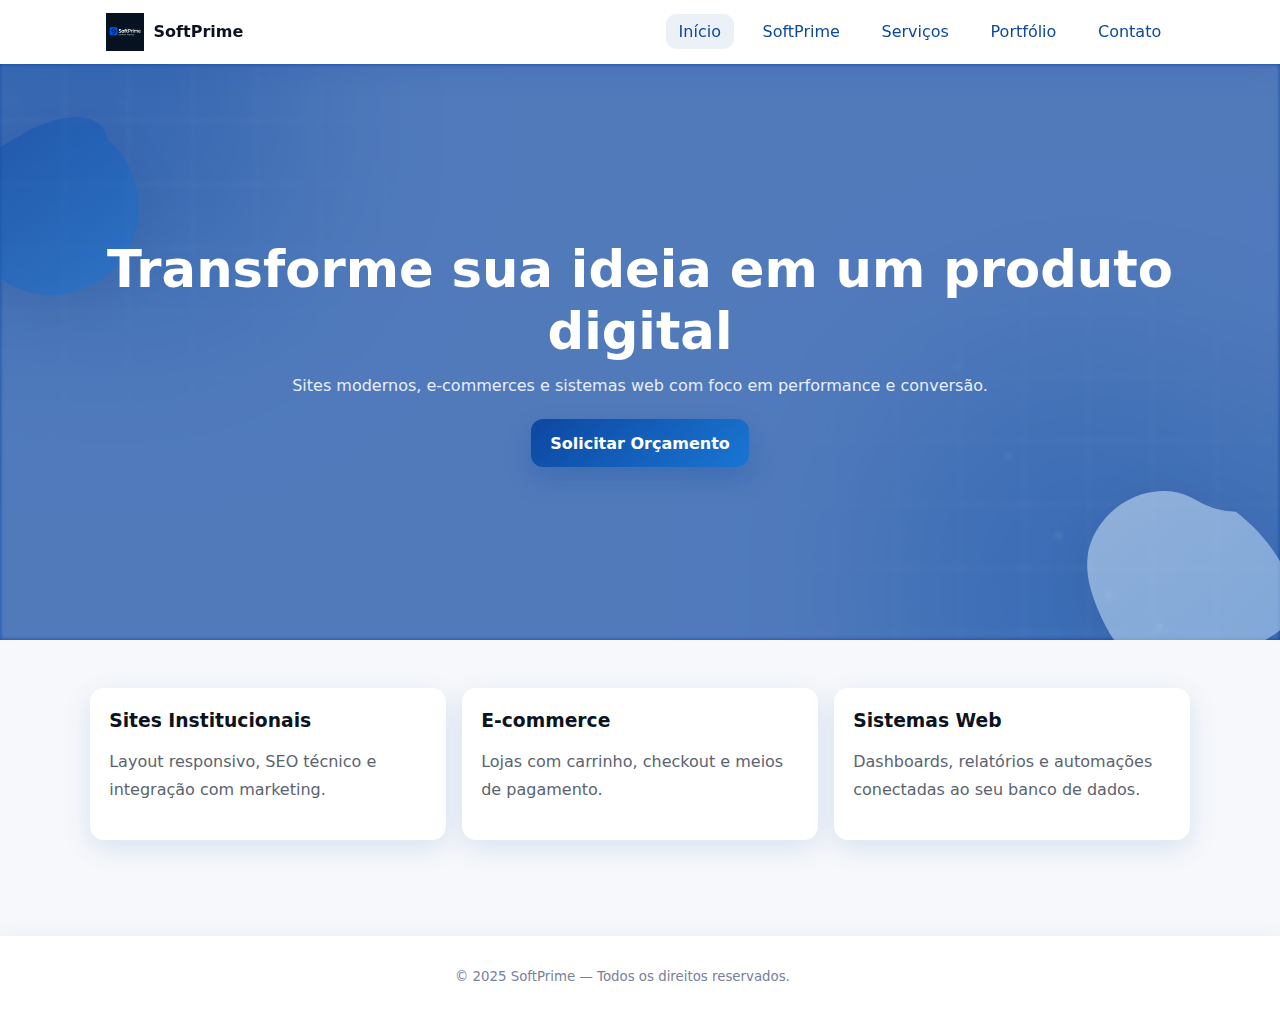
<file: index.html>
<!DOCTYPE html>

<html lang="pt-BR">
<head>
<meta charset="utf-8"/>
<meta content="width=device-width, initial-scale=1" name="viewport"/>
<title>SoftPrime — Início</title>
<link href="css/style.css" rel="stylesheet"/>
</head>
<body>
<header class="topbar">
<div class="container topbar-inner">
<a class="brand" href="index.html">
<img alt="Logo SoftPrime" src="assets/logo.png"/><span>SoftPrime</span>
</a>
<nav>
<ul>
<li><a class="active" href="index.html">Início</a></li>
<li><a href="sobre.html">SoftPrime</a></li>
<li><a href="servicos.html">Serviços</a></li>
<li><a href="portfolio.html">Portfólio</a></li>
<li><a href="contato.html">Contato</a></li>
</ul>
</nav>
</div>
</header>
<section class="hero"><img alt="SoftPrime hero" class="hero-bg" src="assets/hero-softprime.png"/>
<img alt="" class="float blob1" src="assets/blob1.svg"/>
<img alt="" class="float blob2" src="assets/blob2.svg"/>
<div class="content container">
<h1>Transforme sua ideia em um produto digital</h1>
<p>Sites modernos, e‑commerces e sistemas web com foco em performance e conversão.</p>
<a class="cta" href="contato.html">Solicitar Orçamento</a>
</div>
</section>
<section class="section container">
<div class="cards">
<article class="card">
<h3>Sites Institucionais</h3>
<p>Layout responsivo, SEO técnico e integração com marketing.</p>
</article>
<article class="card">
<h3>E‑commerce</h3>
<p>Lojas com carrinho, checkout e meios de pagamento.</p>
</article>
<article class="card">
<h3>Sistemas Web</h3>
<p>Dashboards, relatórios e automações conectadas ao seu banco de dados.</p>
</article>
</div>
</section>
<footer class="footer">
<div class="container">
<small>© 2025 SoftPrime — Todos os direitos reservados.</small>
<a href="https://instagram.com/softprime_studio" style="margin-left:10px;display:inline-flex;align-items:center;" target="_blank"><svg fill="white" height="20" viewbox="0 0 24 24" width="20" xmlns="http://www.w3.org/2000/svg">
<path d="M12 2.163c3.204 0 3.584.012 4.85.07 1.17.056 1.97.24 2.427.403a4.92 4.92 0 0 1 1.75 1.145 4.92 4.92 0 0 1 1.145 1.75c.163.457.347 1.257.403 2.427.058 1.266.07 1.646.07 4.85s-.012 3.584-.07 4.85c-.056 1.17-.24 1.97-.403 2.427a4.92 4.92 0 0 1-1.145 1.75 4.92 4.92 0 0 1-1.75 1.145c-.457.163-1.257.347-2.427.403-1.266.058-1.646.07-4.85.07s-3.584-.012-4.85-.07c-1.17-.056-1.97-.24-2.427-.403a4.92 4.92 0 0 1-1.75-1.145 4.92 4.92 0 0 1-1.145-1.75c-.163-.457-.347-1.257-.403-2.427C2.175 15.747 2.163 15.367 2.163 12s.012-3.584.07-4.85c.056-1.17.24-1.97.403-2.427a4.92 4.92 0 0 1 1.145-1.75 4.92 4.92 0 0 1 1.75-1.145c.457-.163 1.257-.347 2.427-.403C8.416 2.175 8.796 2.163 12 2.163zm0 1.684c-3.17 0-3.552.012-4.805.07-1.042.048-1.61.218-1.985.363-.5.194-.86.426-1.236.802-.376.376-.608.736-.802 1.236-.145.375-.315.943-.363 1.985-.058 1.253-.07 1.635-.07 4.805s.012 3.552.07 4.805c.048 1.042.218 1.61.363 1.985.194.5.426.86.802 1.236.376.376.736.608 1.236.802.375.145.943.315 1.985.363 1.253.058 1.635.07 4.805.07s3.552-.012 4.805-.07c1.042-.048 1.61-.218 1.985-.363.5-.194.86-.426 1.236-.802.376-.376.608-.736.802-1.236.145-.375.315-.943.363-1.985.058-1.253.07-1.635.07-4.805s-.012-3.552-.07-4.805c-.048-1.042-.218-1.61-.363-1.985a3.245 3.245 0 0 0-.802-1.236 3.245 3.245 0 0 0-1.236-.802c-.375-.145-.943-.315-1.985-.363-1.253-.058-1.635-.07-4.805-.07zm0 3.905a5.952 5.952 0 1 1 0 11.904 5.952 5.952 0 0 1 0-11.904zm0 1.684a4.268 4.268 0 1 0 0 8.536 4.268 4.268 0 0 0 0-8.536zm6.406-2.919a1.44 1.44 0 1 1 0 2.88 1.44 1.44 0 0 1 0-2.88z"></path>
</svg></a></div>
</footer>
<script src="js/main.js"></script>
</body>
</html>
</file>
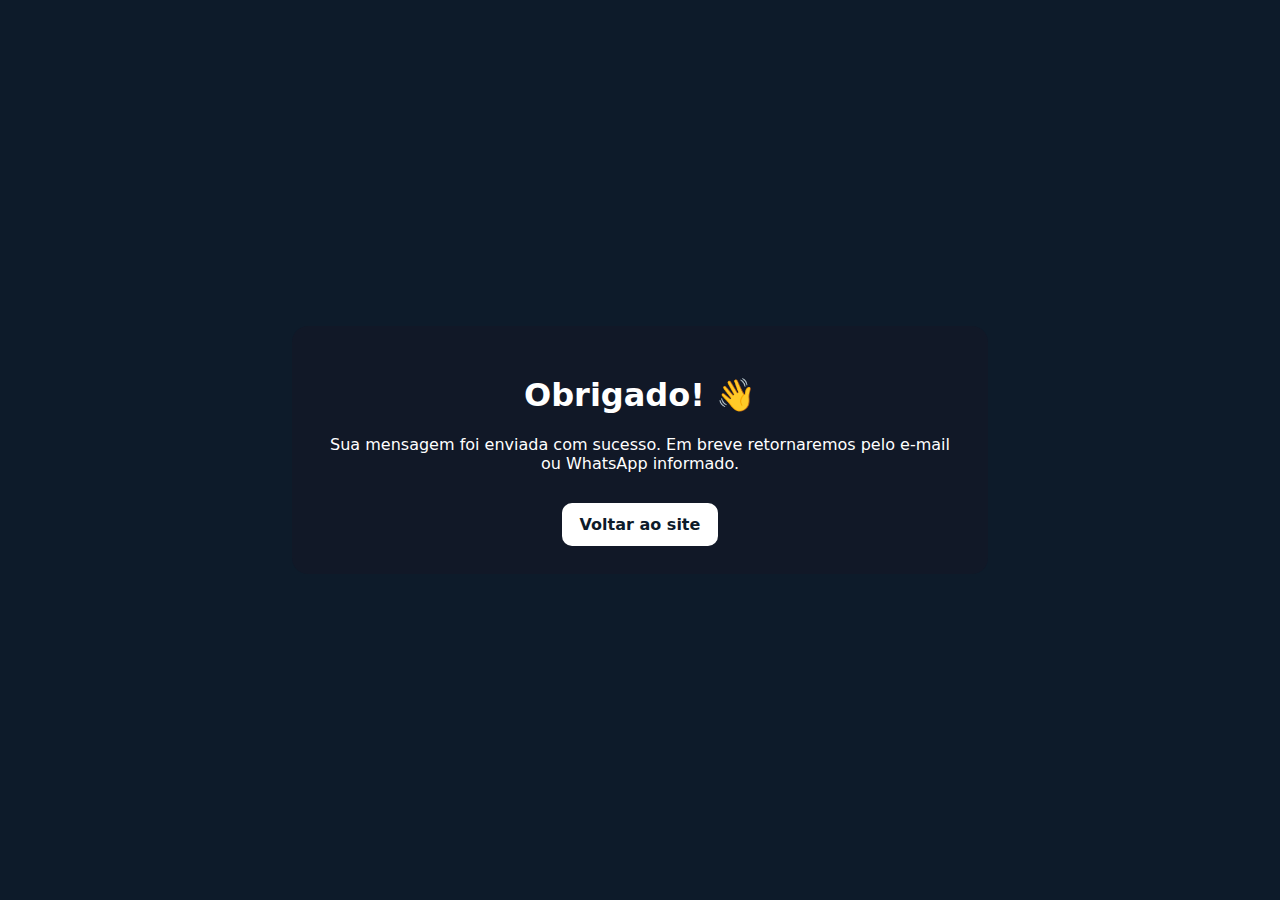
<file: obrigado.html>
<!DOCTYPE html>
<html lang="pt-br">
<head>
  <meta charset="utf-8">
  <meta name="viewport" content="width=device-width,initial-scale=1">
  <title>Mensagem enviada — Soft Prime</title>
  <style>
    body { font-family: system-ui,-apple-system,Segoe UI,Roboto,sans-serif; margin:0; background:#0d1b2a; color:#fff; display:grid; place-items:center; min-height:100vh; }
    .card { background:#111827; padding:28px; border-radius:16px; max-width:640px; text-align:center; }
    a { color:#93c5fd; font-weight:700; text-decoration:none; }
    .btn { display:inline-block; background:#fff; color:#0d1b2a; padding:12px 18px; border-radius:10px; margin-top:14px; }
  </style>
</head>
<body>
  <main class="card">
    <h1>Obrigado! 👋</h1>
    <p>Sua mensagem foi enviada com sucesso. Em breve retornaremos pelo e-mail ou WhatsApp informado.</p>
    <a class="btn" href="https://azevedo-programador.github.io/softprime-site/">Voltar ao site</a>
  </main>
</body>
</html>
</file>
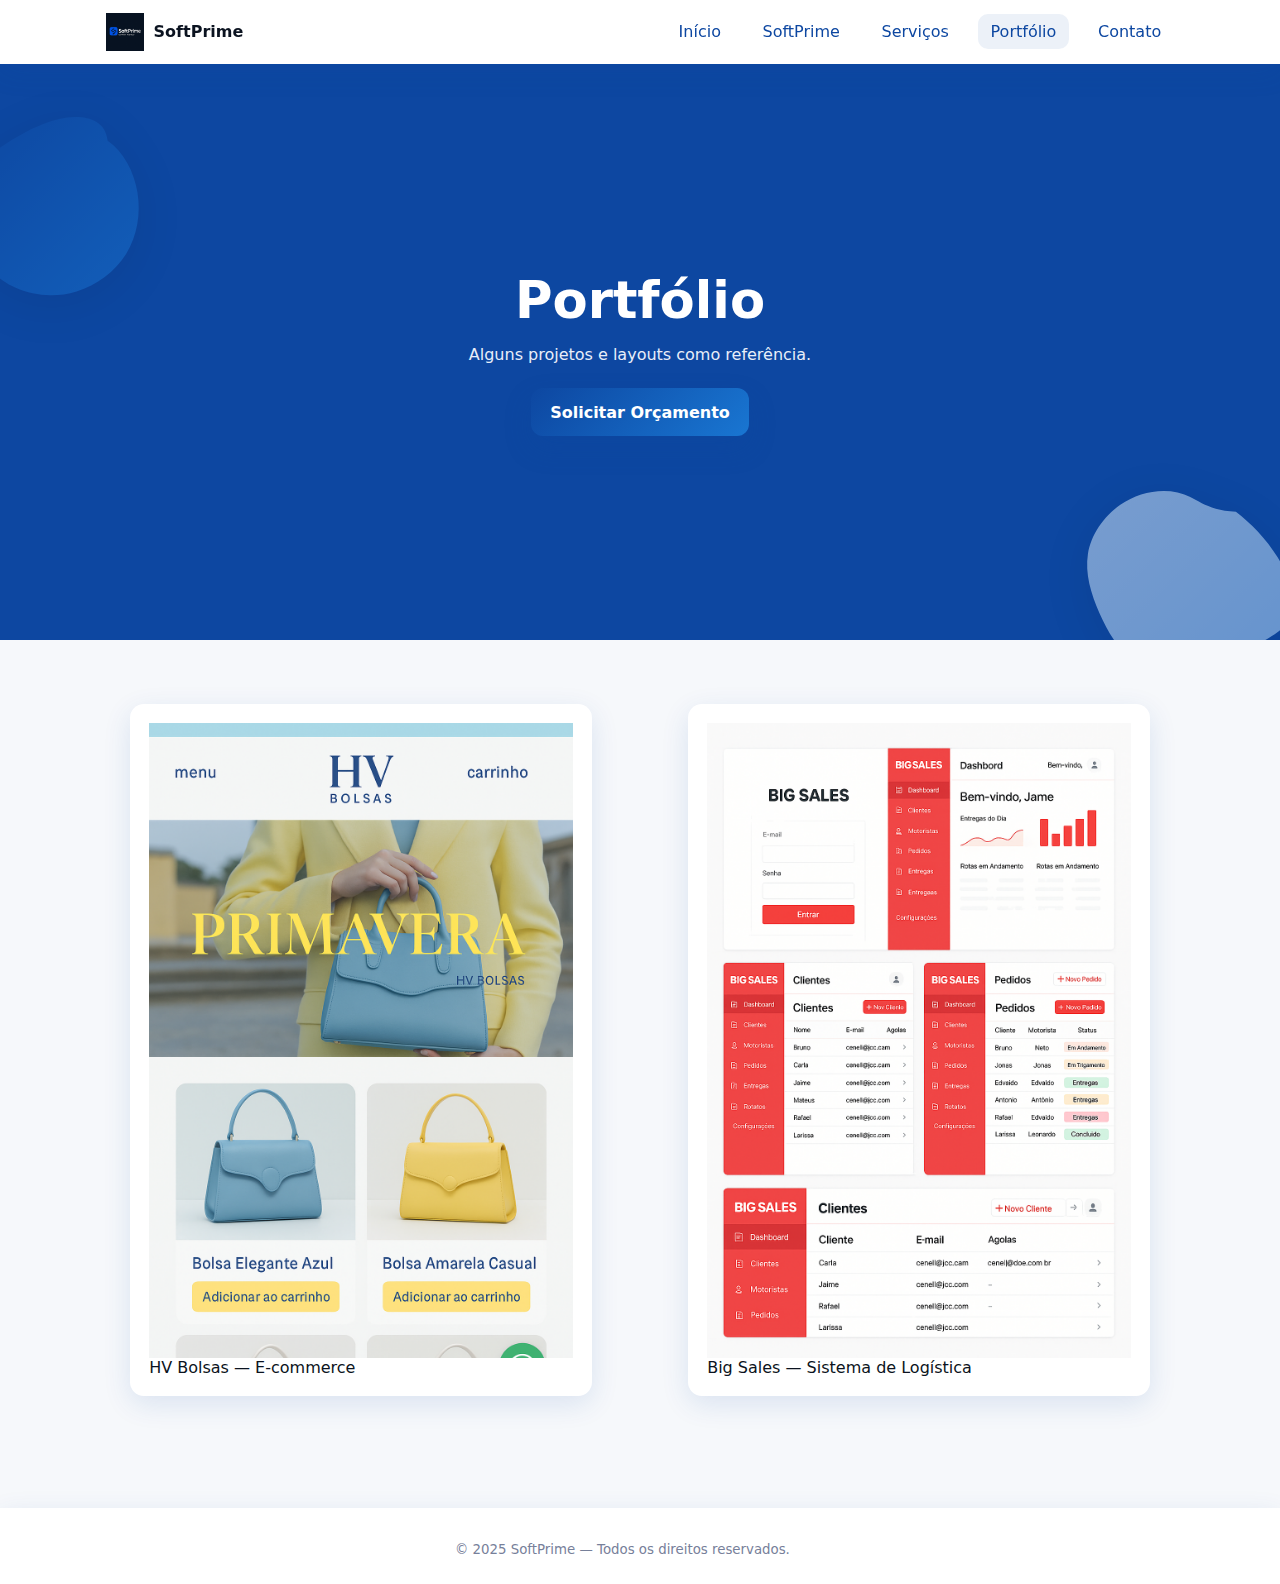
<file: portfolio.html>
<!DOCTYPE html>

<html lang="pt-BR">
<head>
<meta charset="utf-8"/>
<meta content="width=device-width, initial-scale=1" name="viewport"/>
<title>SoftPrime — Portfólio</title>
<link href="css/style.css" rel="stylesheet"/>
</head>
<body>
<header class="topbar">
<div class="container topbar-inner">
<a class="brand" href="index.html">
<img alt="Logo SoftPrime" src="assets/logo.png"/><span>SoftPrime</span>
</a>
<nav>
<ul>
<li><a href="index.html">Início</a></li>
<li><a href="sobre.html">SoftPrime</a></li>
<li><a href="servicos.html">Serviços</a></li>
<li><a class="active" href="portfolio.html">Portfólio</a></li>
<li><a href="contato.html">Contato</a></li>
</ul>
</nav>
</div>
</header>
<section class="hero">
<img alt="" class="float blob1" src="assets/blob1.svg"/>
<img alt="" class="float blob2" src="assets/blob2.svg"/>
<div class="content container">
<h1>Portfólio</h1>
<p>Alguns projetos e layouts como referência.</p>
<a class="cta" href="contato.html">Solicitar Orçamento</a>
</div>
</section>
<section class="section container">
<div class="grid-2"><figure class="card"><img alt="HV Bolsas — loja virtual" src="assets/portfolio-hvbolsas.png"/><figcaption>HV Bolsas — E‑commerce</figcaption></figure><figure class="card"><img alt="Big Sales — sistema de logística" src="assets/portfolio-bigsales.png"/><figcaption>Big Sales — Sistema de Logística</figcaption></figure></div>
</section>
<footer class="footer">
<div class="container">
<small>© 2025 SoftPrime — Todos os direitos reservados.</small>
<a href="https://instagram.com/softprime_studio" style="margin-left:10px;display:inline-flex;align-items:center;" target="_blank"><svg fill="white" height="20" viewbox="0 0 24 24" width="20" xmlns="http://www.w3.org/2000/svg">
<path d="M12 2.163c3.204 0 3.584.012 4.85.07 1.17.056 1.97.24 2.427.403a4.92 4.92 0 0 1 1.75 1.145 4.92 4.92 0 0 1 1.145 1.75c.163.457.347 1.257.403 2.427.058 1.266.07 1.646.07 4.85s-.012 3.584-.07 4.85c-.056 1.17-.24 1.97-.403 2.427a4.92 4.92 0 0 1-1.145 1.75 4.92 4.92 0 0 1-1.75 1.145c-.457.163-1.257.347-2.427.403-1.266.058-1.646.07-4.85.07s-3.584-.012-4.85-.07c-1.17-.056-1.97-.24-2.427-.403a4.92 4.92 0 0 1-1.75-1.145 4.92 4.92 0 0 1-1.145-1.75c-.163-.457-.347-1.257-.403-2.427C2.175 15.747 2.163 15.367 2.163 12s.012-3.584.07-4.85c.056-1.17.24-1.97.403-2.427a4.92 4.92 0 0 1 1.145-1.75 4.92 4.92 0 0 1 1.75-1.145c.457-.163 1.257-.347 2.427-.403C8.416 2.175 8.796 2.163 12 2.163zm0 1.684c-3.17 0-3.552.012-4.805.07-1.042.048-1.61.218-1.985.363-.5.194-.86.426-1.236.802-.376.376-.608.736-.802 1.236-.145.375-.315.943-.363 1.985-.058 1.253-.07 1.635-.07 4.805s.012 3.552.07 4.805c.048 1.042.218 1.61.363 1.985.194.5.426.86.802 1.236.376.376.736.608 1.236.802.375.145.943.315 1.985.363 1.253.058 1.635.07 4.805.07s3.552-.012 4.805-.07c1.042-.048 1.61-.218 1.985-.363.5-.194.86-.426 1.236-.802.376-.376.608-.736.802-1.236.145-.375.315-.943.363-1.985.058-1.253.07-1.635.07-4.805s-.012-3.552-.07-4.805c-.048-1.042-.218-1.61-.363-1.985a3.245 3.245 0 0 0-.802-1.236 3.245 3.245 0 0 0-1.236-.802c-.375-.145-.943-.315-1.985-.363-1.253-.058-1.635-.07-4.805-.07zm0 3.905a5.952 5.952 0 1 1 0 11.904 5.952 5.952 0 0 1 0-11.904zm0 1.684a4.268 4.268 0 1 0 0 8.536 4.268 4.268 0 0 0 0-8.536zm6.406-2.919a1.44 1.44 0 1 1 0 2.88 1.44 1.44 0 0 1 0-2.88z"></path>
</svg></a></div>
</footer>
<script src="js/main.js"></script>
</body>
</html>
</file>
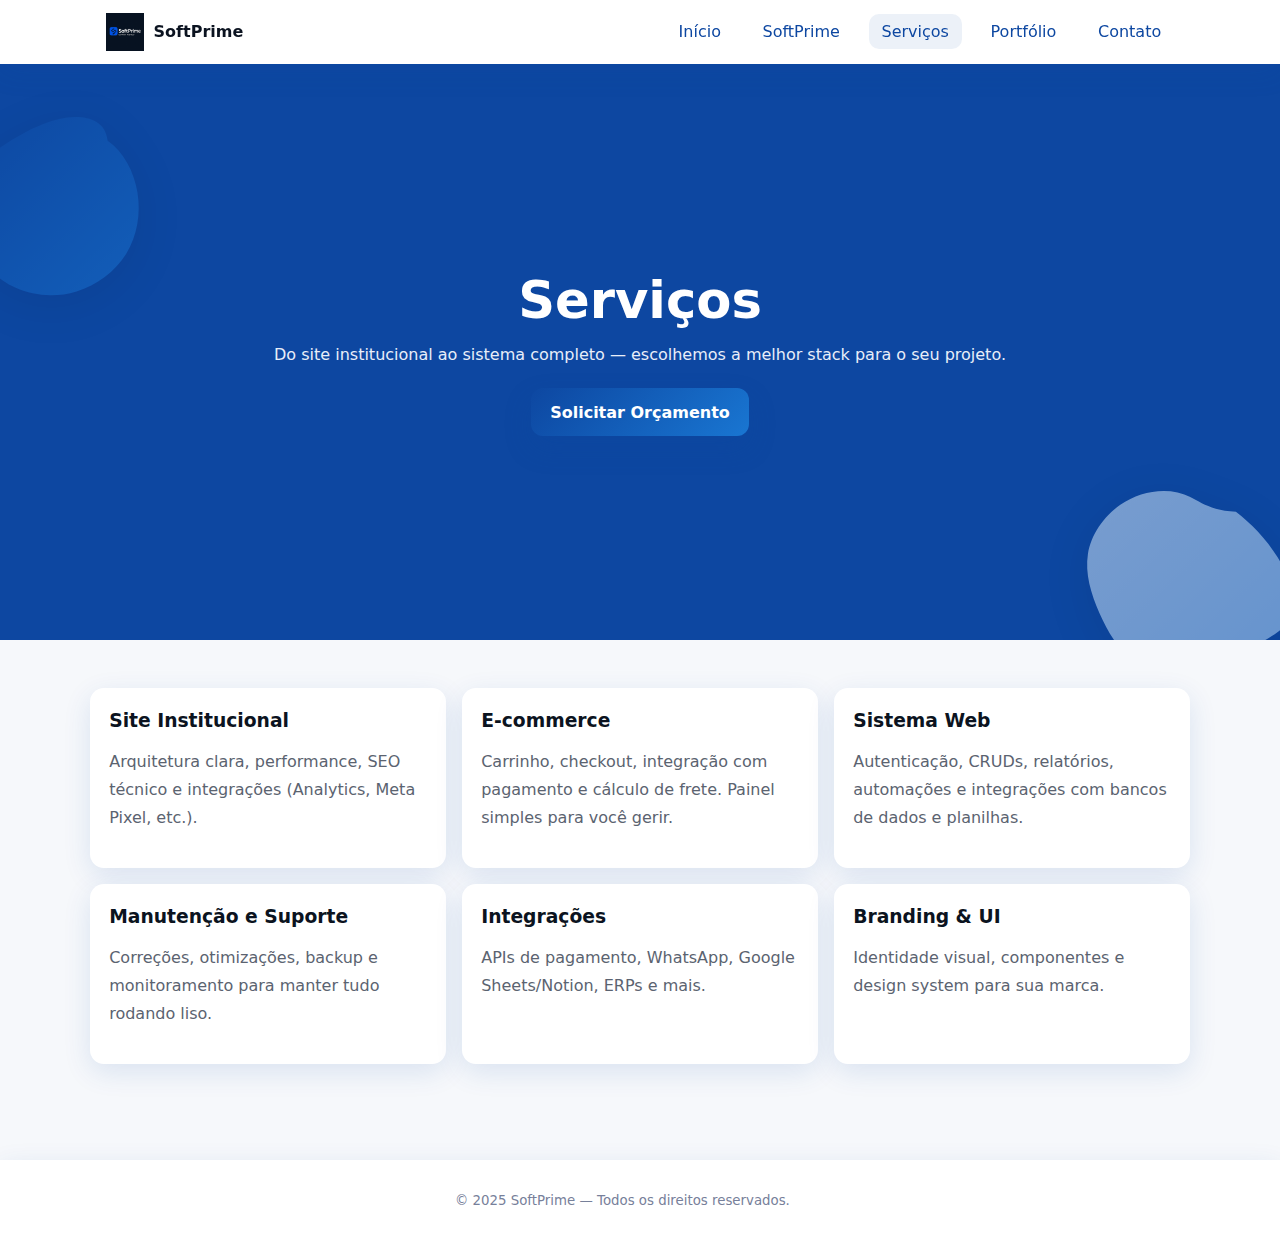
<file: servicos.html>
<!DOCTYPE html>

<html lang="pt-BR">
<head>
<meta charset="utf-8"/>
<meta content="width=device-width, initial-scale=1" name="viewport"/>
<title>SoftPrime — Serviços</title>
<link href="css/style.css" rel="stylesheet"/>
</head>
<body>
<header class="topbar">
<div class="container topbar-inner">
<a class="brand" href="index.html">
<img alt="Logo SoftPrime" src="assets/logo.png"/><span>SoftPrime</span>
</a>
<nav>
<ul>
<li><a href="index.html">Início</a></li>
<li><a href="sobre.html">SoftPrime</a></li>
<li><a class="active" href="servicos.html">Serviços</a></li>
<li><a href="portfolio.html">Portfólio</a></li>
<li><a href="contato.html">Contato</a></li>
</ul>
</nav>
</div>
</header>
<section class="hero">
<img alt="" class="float blob1" src="assets/blob1.svg"/>
<img alt="" class="float blob2" src="assets/blob2.svg"/>
<div class="content container">
<h1>Serviços</h1>
<p>Do site institucional ao sistema completo — escolhemos a melhor stack para o seu projeto.</p>
<a class="cta" href="contato.html">Solicitar Orçamento</a>
</div>
</section>
<section class="section container">
<div class="cards">
<article class="card">
<h3>Site Institucional</h3>
<p>Arquitetura clara, performance, SEO técnico e integrações (Analytics, Meta Pixel, etc.).</p>
</article>
<article class="card">
<h3>E‑commerce</h3>
<p>Carrinho, checkout, integração com pagamento e cálculo de frete. Painel simples para você gerir.</p>
</article>
<article class="card">
<h3>Sistema Web</h3>
<p>Autenticação, CRUDs, relatórios, automações e integrações com bancos de dados e planilhas.</p>
</article>
<article class="card">
<h3>Manutenção e Suporte</h3>
<p>Correções, otimizações, backup e monitoramento para manter tudo rodando liso.</p>
</article>
<article class="card">
<h3>Integrações</h3>
<p>APIs de pagamento, WhatsApp, Google Sheets/Notion, ERPs e mais.</p>
</article>
<article class="card">
<h3>Branding &amp; UI</h3>
<p>Identidade visual, componentes e design system para sua marca.</p>
</article>
</div>
</section>
<footer class="footer">
<div class="container">
<small>© 2025 SoftPrime — Todos os direitos reservados.</small>
<a href="https://instagram.com/softprime_studio" style="margin-left:10px;display:inline-flex;align-items:center;" target="_blank"><svg fill="white" height="20" viewbox="0 0 24 24" width="20" xmlns="http://www.w3.org/2000/svg">
<path d="M12 2.163c3.204 0 3.584.012 4.85.07 1.17.056 1.97.24 2.427.403a4.92 4.92 0 0 1 1.75 1.145 4.92 4.92 0 0 1 1.145 1.75c.163.457.347 1.257.403 2.427.058 1.266.07 1.646.07 4.85s-.012 3.584-.07 4.85c-.056 1.17-.24 1.97-.403 2.427a4.92 4.92 0 0 1-1.145 1.75 4.92 4.92 0 0 1-1.75 1.145c-.457.163-1.257.347-2.427.403-1.266.058-1.646.07-4.85.07s-3.584-.012-4.85-.07c-1.17-.056-1.97-.24-2.427-.403a4.92 4.92 0 0 1-1.75-1.145 4.92 4.92 0 0 1-1.145-1.75c-.163-.457-.347-1.257-.403-2.427C2.175 15.747 2.163 15.367 2.163 12s.012-3.584.07-4.85c.056-1.17.24-1.97.403-2.427a4.92 4.92 0 0 1 1.145-1.75 4.92 4.92 0 0 1 1.75-1.145c.457-.163 1.257-.347 2.427-.403C8.416 2.175 8.796 2.163 12 2.163zm0 1.684c-3.17 0-3.552.012-4.805.07-1.042.048-1.61.218-1.985.363-.5.194-.86.426-1.236.802-.376.376-.608.736-.802 1.236-.145.375-.315.943-.363 1.985-.058 1.253-.07 1.635-.07 4.805s.012 3.552.07 4.805c.048 1.042.218 1.61.363 1.985.194.5.426.86.802 1.236.376.376.736.608 1.236.802.375.145.943.315 1.985.363 1.253.058 1.635.07 4.805.07s3.552-.012 4.805-.07c1.042-.048 1.61-.218 1.985-.363.5-.194.86-.426 1.236-.802.376-.376.608-.736.802-1.236.145-.375.315-.943.363-1.985.058-1.253.07-1.635.07-4.805s-.012-3.552-.07-4.805c-.048-1.042-.218-1.61-.363-1.985a3.245 3.245 0 0 0-.802-1.236 3.245 3.245 0 0 0-1.236-.802c-.375-.145-.943-.315-1.985-.363-1.253-.058-1.635-.07-4.805-.07zm0 3.905a5.952 5.952 0 1 1 0 11.904 5.952 5.952 0 0 1 0-11.904zm0 1.684a4.268 4.268 0 1 0 0 8.536 4.268 4.268 0 0 0 0-8.536zm6.406-2.919a1.44 1.44 0 1 1 0 2.88 1.44 1.44 0 0 1 0-2.88z"></path>
</svg></a></div>
</footer>
<script src="js/main.js"></script>
</body>
</html>
</file>
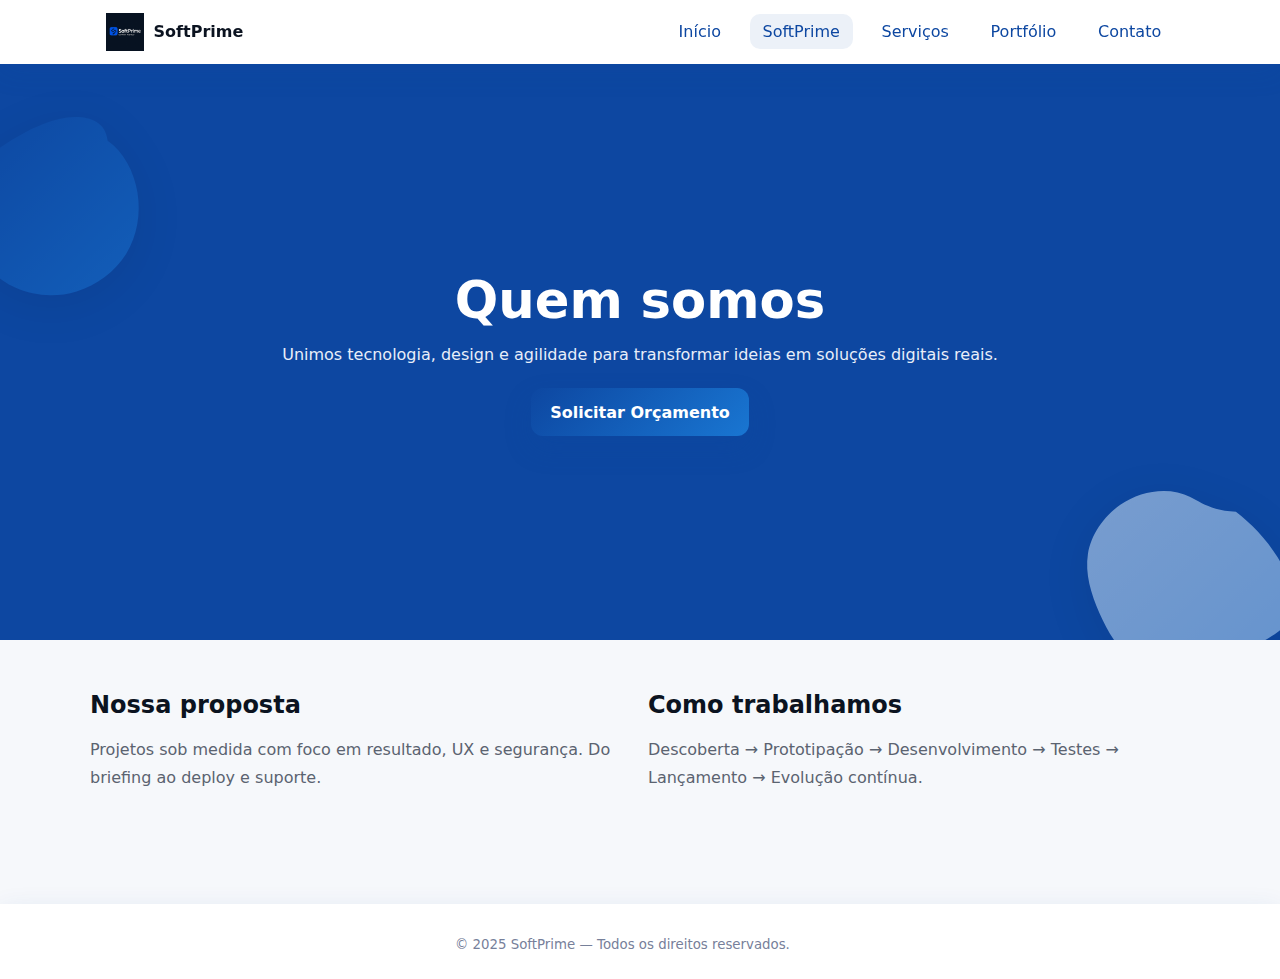
<file: sobre.html>
<!DOCTYPE html>

<html lang="pt-BR">
<head>
<meta charset="utf-8"/>
<meta content="width=device-width, initial-scale=1" name="viewport"/>
<title>SoftPrime — Sobre</title>
<link href="css/style.css" rel="stylesheet"/>
</head>
<body>
<header class="topbar">
<div class="container topbar-inner">
<a class="brand" href="index.html">
<img alt="Logo SoftPrime" src="assets/logo.png"/><span>SoftPrime</span>
</a>
<nav>
<ul>
<li><a href="index.html">Início</a></li>
<li><a class="active" href="sobre.html">SoftPrime</a></li>
<li><a href="servicos.html">Serviços</a></li>
<li><a href="portfolio.html">Portfólio</a></li>
<li><a href="contato.html">Contato</a></li>
</ul>
</nav>
</div>
</header>
<section class="hero">
<img alt="" class="float blob1" src="assets/blob1.svg"/>
<img alt="" class="float blob2" src="assets/blob2.svg"/>
<div class="content container">
<h1>Quem somos</h1>
<p>Unimos tecnologia, design e agilidade para transformar ideias em soluções digitais reais.</p>
<a class="cta" href="contato.html">Solicitar Orçamento</a>
</div>
</section>
<section class="section container">
<div class="grid-2">
<div>
<h2>Nossa proposta</h2>
<p>Projetos sob medida com foco em resultado, UX e segurança. Do briefing ao deploy e suporte.</p>
</div>
<div>
<h2>Como trabalhamos</h2>
<p>Descoberta → Prototipação → Desenvolvimento → Testes → Lançamento → Evolução contínua.</p>
</div>
</div>
</section>
<footer class="footer">
<div class="container">
<small>© 2025 SoftPrime — Todos os direitos reservados.</small>
<a href="https://instagram.com/softprime_studio" style="margin-left:10px;display:inline-flex;align-items:center;" target="_blank"><svg fill="white" height="20" viewbox="0 0 24 24" width="20" xmlns="http://www.w3.org/2000/svg">
<path d="M12 2.163c3.204 0 3.584.012 4.85.07 1.17.056 1.97.24 2.427.403a4.92 4.92 0 0 1 1.75 1.145 4.92 4.92 0 0 1 1.145 1.75c.163.457.347 1.257.403 2.427.058 1.266.07 1.646.07 4.85s-.012 3.584-.07 4.85c-.056 1.17-.24 1.97-.403 2.427a4.92 4.92 0 0 1-1.145 1.75 4.92 4.92 0 0 1-1.75 1.145c-.457.163-1.257.347-2.427.403-1.266.058-1.646.07-4.85.07s-3.584-.012-4.85-.07c-1.17-.056-1.97-.24-2.427-.403a4.92 4.92 0 0 1-1.75-1.145 4.92 4.92 0 0 1-1.145-1.75c-.163-.457-.347-1.257-.403-2.427C2.175 15.747 2.163 15.367 2.163 12s.012-3.584.07-4.85c.056-1.17.24-1.97.403-2.427a4.92 4.92 0 0 1 1.145-1.75 4.92 4.92 0 0 1 1.75-1.145c.457-.163 1.257-.347 2.427-.403C8.416 2.175 8.796 2.163 12 2.163zm0 1.684c-3.17 0-3.552.012-4.805.07-1.042.048-1.61.218-1.985.363-.5.194-.86.426-1.236.802-.376.376-.608.736-.802 1.236-.145.375-.315.943-.363 1.985-.058 1.253-.07 1.635-.07 4.805s.012 3.552.07 4.805c.048 1.042.218 1.61.363 1.985.194.5.426.86.802 1.236.376.376.736.608 1.236.802.375.145.943.315 1.985.363 1.253.058 1.635.07 4.805.07s3.552-.012 4.805-.07c1.042-.048 1.61-.218 1.985-.363.5-.194.86-.426 1.236-.802.376-.376.608-.736.802-1.236.145-.375.315-.943.363-1.985.058-1.253.07-1.635.07-4.805s-.012-3.552-.07-4.805c-.048-1.042-.218-1.61-.363-1.985a3.245 3.245 0 0 0-.802-1.236 3.245 3.245 0 0 0-1.236-.802c-.375-.145-.943-.315-1.985-.363-1.253-.058-1.635-.07-4.805-.07zm0 3.905a5.952 5.952 0 1 1 0 11.904 5.952 5.952 0 0 1 0-11.904zm0 1.684a4.268 4.268 0 1 0 0 8.536 4.268 4.268 0 0 0 0-8.536zm6.406-2.919a1.44 1.44 0 1 1 0 2.88 1.44 1.44 0 0 1 0-2.88z"></path>
</svg></a></div>
</footer>
<script src="js/main.js"></script>
</body>
</html>
</file>
<file: css/style.css>
*{box-sizing:border-box}
:root{
  --brand:#0d47a1; --brand-2:#1976d2;
  --ink:#0b1320; --muted:#5b6370;
  --bg:#f6f8fb; --card:#ffffff;
  --radius:14px; --shadow:0 8px 28px rgba(13,71,161,.12);
}
html,body{margin:0;padding:0;font-family:Inter,system-ui,-apple-system,Segoe UI,Roboto,Arial,sans-serif;color:var(--ink);background:var(--bg)}
a{color:var(--brand);text-decoration:none}
img{max-width:100%;display:block}
h1,h2,h3{margin:.2rem 0 .6rem;line-height:1.2}
p{color:var(--muted);line-height:1.75}

.container{max-width:1100px;margin:0 auto;padding:0 1rem}
.topbar{position:sticky;top:0;z-index:10;background:#fff;box-shadow:var(--shadow)}
.topbar-inner{display:flex;align-items:center;justify-content:space-between;padding:.8rem 1rem}
.brand{display:flex;align-items:center;gap:.6rem;font-weight:800;color:var(--ink)}
.brand img{width:38px;height:38px}
nav ul{display:flex;gap:1rem;list-style:none;margin:0;padding:0}
nav a{padding:.5rem .8rem;border-radius:10px}
nav a:hover, nav a.active{background:rgba(13,71,161,.08)}

.hero{position:relative;overflow:hidden;display:grid;place-items:center;min-height:64vh;background:#0d47a1;color:#fff}
.hero .content{text-align:center;position:relative;padding:3rem 1rem}
.hero h1{color:#fff;font-size:clamp(2rem,5vw,3.2rem)}
.hero p{color:#e8eef9;max-width:900px;margin:.6rem auto 1.2rem}
.cta{display:inline-block;background:linear-gradient(135deg,var(--brand),var(--brand-2));color:#fff;padding:.9rem 1.2rem;border-radius:12px;font-weight:800;box-shadow:0 12px 26px rgba(13,71,161,.25)}
.cta:hover{transform:translateY(-1px)}

.section{padding:3rem 0}
.cards{display:grid;grid-template-columns:repeat(3,minmax(0,1fr));gap:1rem}
.card{background:var(--card);border-radius:var(--radius);box-shadow:var(--shadow);padding:1.2rem}
.grid-2{display:grid;grid-template-columns:repeat(2,minmax(0,1fr));gap:1rem}
.footer{background:#fff;text-align:center;padding:1.6rem 1rem;color:#77809a;margin-top:3rem;box-shadow:var(--shadow)}

.form{display:grid;gap:1rem;background:var(--card);padding:1.2rem;border-radius:var(--radius);box-shadow:var(--shadow)}
.form .row{display:grid;grid-template-columns:repeat(2,minmax(0,1fr));gap:1rem}
input,textarea{width:100%;padding:.8rem;border:1px solid #e4e7ee;border-radius:10px;font:inherit}
button{font:inherit;cursor:pointer}

.float{position:absolute;pointer-events:none;opacity:.5;filter:drop-shadow(0 10px 25px rgba(0,0,0,.15))}
.float.blob1{top:6%;left:-60px;width:220px;animation:float 10s ease-in-out infinite}
.float.blob2{bottom:-60px;right:-40px;width:260px;animation:float2 12s ease-in-out infinite}

@keyframes float{0%,100%{transform:translateY(0)}50%{transform:translateY(16px)}}
@keyframes float2{0%,100%{transform:translateY(0)}50%{transform:translateY(-12px)}}

@media (max-width: 900px){
  .cards{grid-template-columns:1fr}
  .grid-2{grid-template-columns:1fr}
  .form .row{grid-template-columns:1fr}
}

.hero{position:relative;overflow:hidden}
.hero-bg{position:absolute;inset:0;width:100%;height:100%;object-fit:cover;opacity:.28;filter:blur(2px)}
.hero .content{position:relative}
</file>
